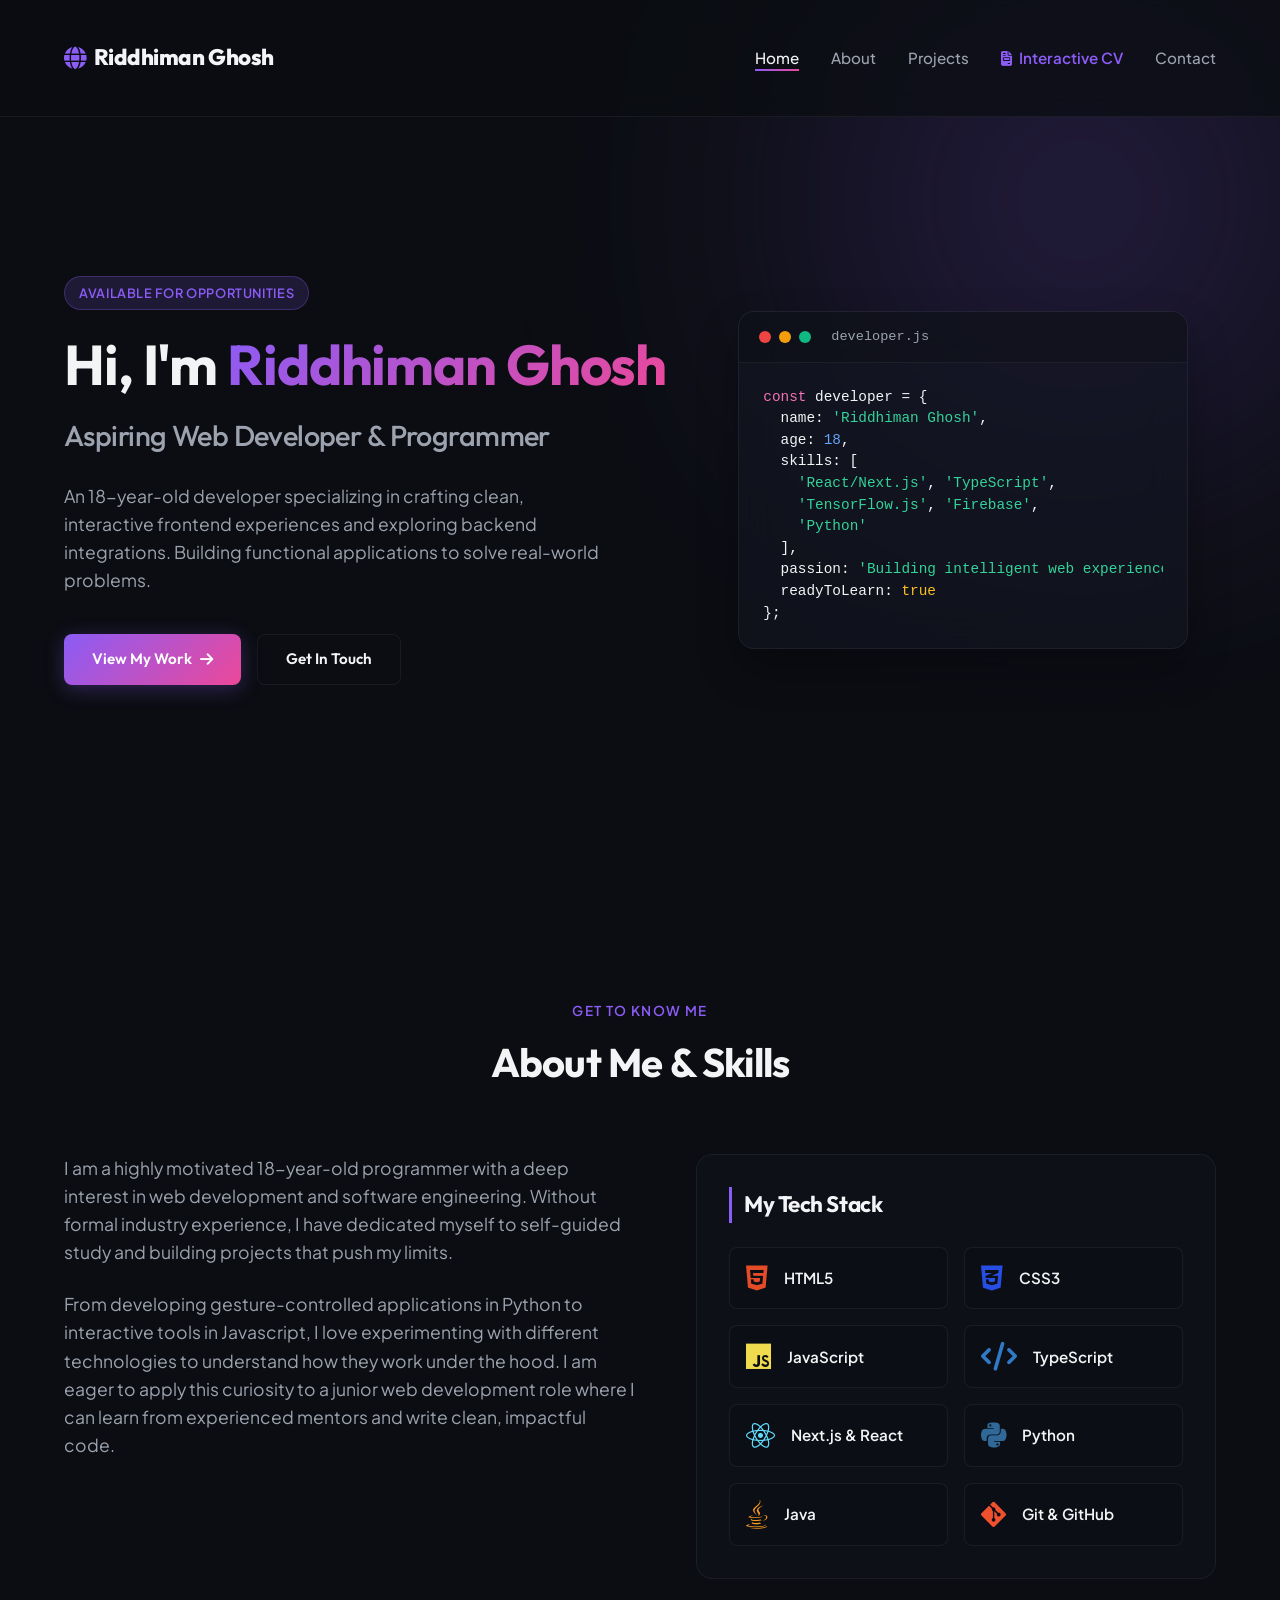
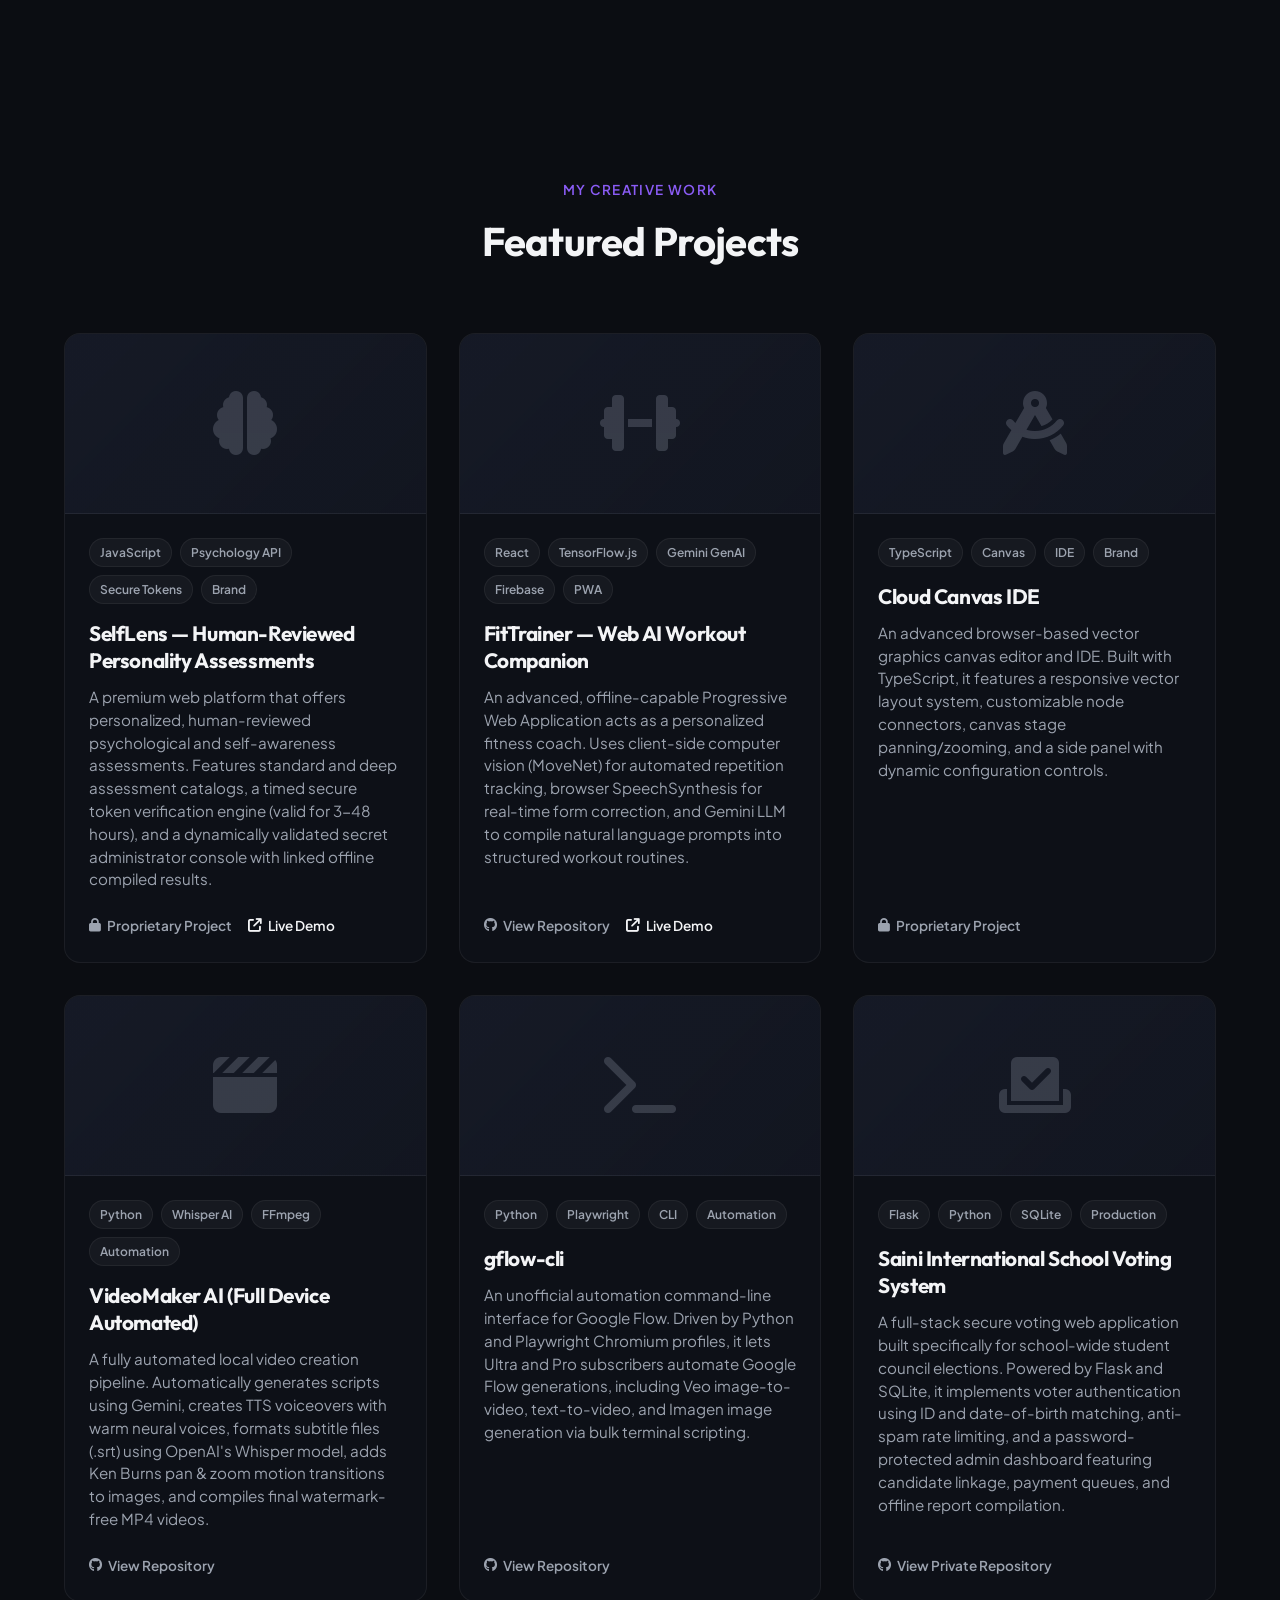
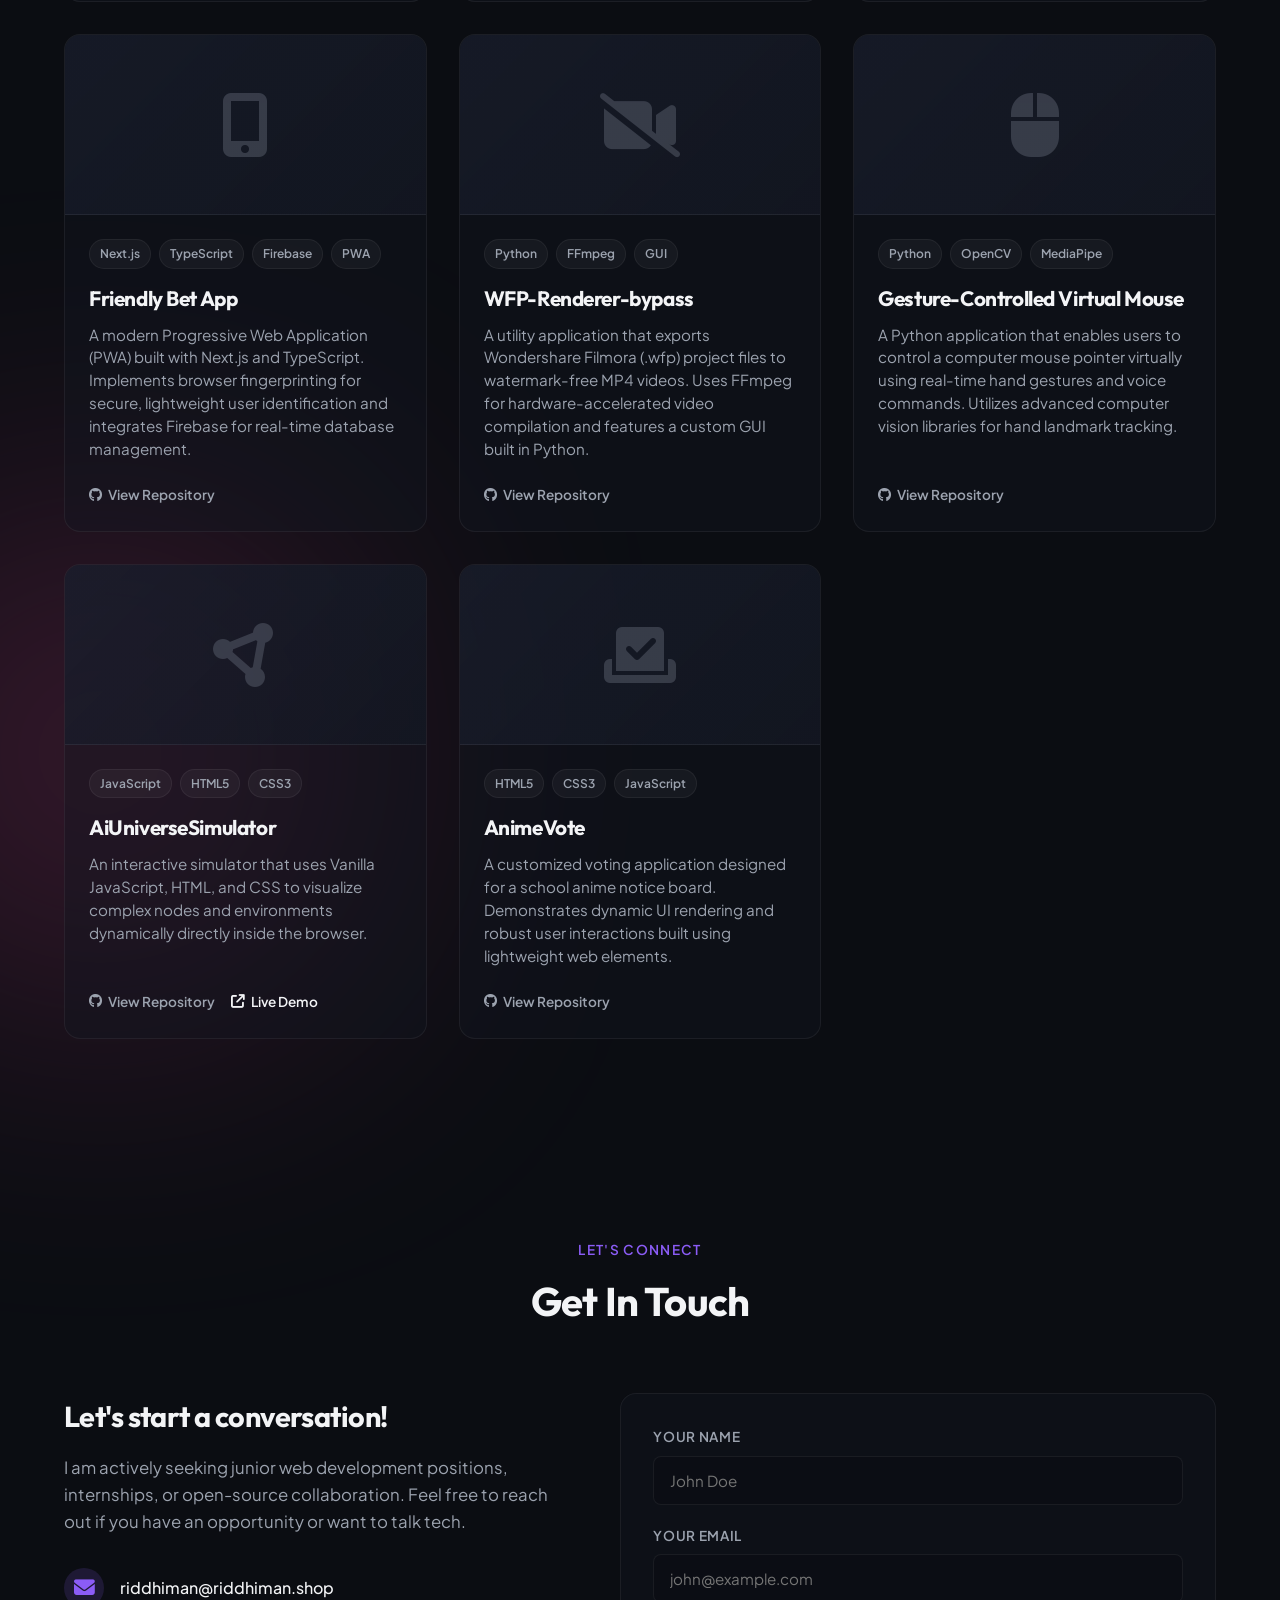
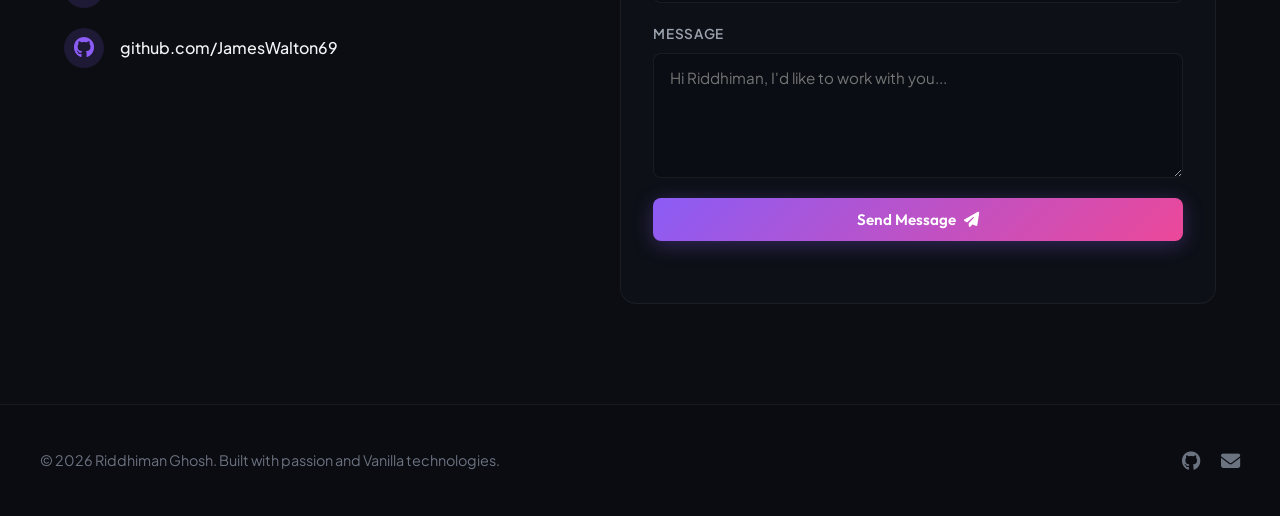
<file: index.html>
<!DOCTYPE html>
<html lang="en">
<head>
    <meta charset="UTF-8">
    <meta name="viewport" content="width=device-width, initial-scale=1.0">
    <title>Riddhiman Ghosh | Web Developer Portfolio</title>
    <meta name="description" content="Portfolio of Riddhiman Ghosh, an aspiring junior web developer showcasing projects in JavaScript, HTML/CSS, Python, and Java.">
    <!-- Google Fonts -->
    <link rel="preconnect" href="https://fonts.googleapis.com">
    <link rel="preconnect" href="https://fonts.gstatic.com" crossorigin>
    <link href="https://fonts.googleapis.com/css2?family=Outfit:wght@300;400;600;800&family=Plus+Jakarta+Sans:wght@300;400;500;700&display=swap" rel="stylesheet">
    <!-- FontAwesome Icons -->
    <link rel="stylesheet" href="https://cdnjs.cloudflare.com/ajax/libs/font-awesome/6.4.0/css/all.min.css">
    <!-- Custom CSS -->
    <link rel="stylesheet" href="style.css">
</head>
<body>
    <!-- Background glow elements -->
    <div class="bg-glow bg-glow-1"></div>
    <div class="bg-glow bg-glow-2"></div>

    <!-- Navigation -->
    <nav class="navbar" id="navbar">
        <div class="nav-container">
            <a href="#" class="logo"><i class="fa-solid fa-globe"></i> Riddhiman Ghosh</a>
            <ul class="nav-links">
                <li><a href="#home" class="active">Home</a></li>
                <li><a href="#about">About</a></li>
                <li><a href="#projects">Projects</a></li>
                <li><a href="cv.html" class="cv-link"><i class="fa-solid fa-file-invoice"></i> Interactive CV</a></li>
                <li><a href="#contact">Contact</a></li>
            </ul>
            <div class="menu-toggle" id="mobile-menu">
                <span class="bar"></span>
                <span class="bar"></span>
                <span class="bar"></span>
            </div>
        </div>
    </nav>

    <!-- Hero Section -->
    <header id="home" class="hero-section">
        <div class="hero-content">
            <span class="intro-tag">Available for Opportunities</span>
            <h1 class="hero-title">Hi, I'm <span class="gradient-text">Riddhiman Ghosh</span></h1>
            <h2 class="hero-subtitle">Aspiring Web Developer & Programmer</h2>
            <p class="hero-desc">
                An 18-year-old developer specializing in crafting clean, interactive frontend experiences and exploring backend integrations. Building functional applications to solve real-world problems.
            </p>
            <div class="hero-cta">
                <a href="#projects" class="btn btn-primary">View My Work <i class="fa-solid fa-arrow-right"></i></a>
                <a href="#contact" class="btn btn-secondary">Get In Touch</a>
            </div>
        </div>
        <div class="hero-visual">
            <div class="code-card">
                <div class="card-header">
                    <span class="dot red"></span>
                    <span class="dot yellow"></span>
                    <span class="dot green"></span>
                    <span class="card-title">developer.js</span>
                </div>
                <div class="card-body">
                    <pre><code><span class="keyword">const</span> developer = {
  name: <span class="string">'Riddhiman Ghosh'</span>,
  age: <span class="number">18</span>,
  skills: [
    <span class="string">'React/Next.js'</span>, <span class="string">'TypeScript'</span>, 
    <span class="string">'TensorFlow.js'</span>, <span class="string">'Firebase'</span>, 
    <span class="string">'Python'</span>
  ],
  passion: <span class="string">'Building intelligent web experiences'</span>,
  readyToLearn: <span class="boolean">true</span>
};</code></pre>
                </div>
            </div>
        </div>
    </header>

    <!-- About & Skills Section -->
    <section id="about" class="about-section">
        <div class="section-header">
            <span class="section-subtitle">Get to Know Me</span>
            <h2 class="section-title">About Me & Skills</h2>
        </div>
        <div class="about-grid">
            <div class="about-text">
                <p>
                    I am a highly motivated 18-year-old programmer with a deep interest in web development and software engineering. Without formal industry experience, I have dedicated myself to self-guided study and building projects that push my limits.
                </p>
                <p>
                    From developing gesture-controlled applications in Python to interactive tools in Javascript, I love experimenting with different technologies to understand how they work under the hood. I am eager to apply this curiosity to a junior web development role where I can learn from experienced mentors and write clean, impactful code.
                </p>
            </div>
            <div class="skills-wrapper">
                <h3 class="skills-title">My Tech Stack</h3>
                <div class="skills-grid">
                    <div class="skill-card">
                        <i class="fa-brands fa-html5 skill-icon html"></i>
                        <span class="skill-name">HTML5</span>
                    </div>
                    <div class="skill-card">
                        <i class="fa-brands fa-css3-alt skill-icon css"></i>
                        <span class="skill-name">CSS3</span>
                    </div>
                    <div class="skill-card">
                        <i class="fa-brands fa-js skill-icon js"></i>
                        <span class="skill-name">JavaScript</span>
                    </div>
                    <div class="skill-card">
                        <i class="fa-solid fa-code skill-icon ts"></i>
                        <span class="skill-name">TypeScript</span>
                    </div>
                    <div class="skill-card">
                        <i class="fa-brands fa-react skill-icon react"></i>
                        <span class="skill-name">Next.js & React</span>
                    </div>
                    <div class="skill-card">
                        <i class="fa-brands fa-python skill-icon python"></i>
                        <span class="skill-name">Python</span>
                    </div>
                    <div class="skill-card">
                        <i class="fa-brands fa-java skill-icon java"></i>
                        <span class="skill-name">Java</span>
                    </div>
                    <div class="skill-card">
                        <i class="fa-brands fa-git-alt skill-icon git"></i>
                        <span class="skill-name">Git & GitHub</span>
                    </div>
                </div>
            </div>
        </div>
    </section>

    <!-- Projects Section -->
    <section id="projects" class="projects-section">
        <div class="section-header">
            <span class="section-subtitle">My Creative Work</span>
            <h2 class="section-title">Featured Projects</h2>
        </div>
        <div class="projects-grid">
            <!-- Project 1: SelfLens -->
            <div class="project-card">
                <div class="project-visual">
                    <i class="fa-solid fa-brain project-placeholder-icon"></i>
                </div>
                <div class="project-info">
                    <div class="project-tags">
                        <span class="tag">JavaScript</span>
                        <span class="tag">Psychology API</span>
                        <span class="tag">Secure Tokens</span>
                        <span class="tag">Brand</span>
                    </div>
                    <h3 class="project-name">SelfLens — Human-Reviewed Personality Assessments</h3>
                    <p class="project-desc">
                        A premium web platform that offers personalized, human-reviewed psychological and self-awareness assessments. Features standard and deep assessment catalogs, a timed secure token verification engine (valid for 3-48 hours), and a dynamically validated secret administrator console with linked offline compiled results.
                    </p>
                    <div class="project-links">
                        <span class="project-link-btn"><i class="fa-solid fa-lock"></i> Proprietary Project</span>
                        <a href="https://selflens.in" target="_blank" class="project-link-btn live"><i class="fa-solid fa-arrow-up-right-from-square"></i> Live Demo</a>
                    </div>
                </div>
            </div>

            <!-- Project 2: FitTrainer -->
            <div class="project-card">
                <div class="project-visual">
                    <i class="fa-solid fa-dumbbell project-placeholder-icon"></i>
                </div>
                <div class="project-info">
                    <div class="project-tags">
                        <span class="tag">React</span>
                        <span class="tag">TensorFlow.js</span>
                        <span class="tag">Gemini GenAI</span>
                        <span class="tag">Firebase</span>
                        <span class="tag">PWA</span>
                    </div>
                    <h3 class="project-name">FitTrainer — Web AI Workout Companion</h3>
                    <p class="project-desc">
                        An advanced, offline-capable Progressive Web Application acts as a personalized fitness coach. Uses client-side computer vision (MoveNet) for automated repetition tracking, browser SpeechSynthesis for real-time form correction, and Gemini LLM to compile natural language prompts into structured workout routines.
                    </p>
                    <div class="project-links">
                        <a href="https://github.com/JamesWalton69/WEb1-trainer" target="_blank" class="project-link-btn"><i class="fa-brands fa-github"></i> View Repository</a>
                        <a href="https://riddhiman.shop" target="_blank" class="project-link-btn live"><i class="fa-solid fa-arrow-up-right-from-square"></i> Live Demo</a>
                    </div>
                </div>
            </div>
            <!-- Project 3: Cloud Canvas IDE -->
            <div class="project-card">
                <div class="project-visual">
                    <i class="fa-solid fa-compass-drafting project-placeholder-icon"></i>
                </div>
                <div class="project-info">
                    <div class="project-tags">
                        <span class="tag">TypeScript</span>
                        <span class="tag">Canvas</span>
                        <span class="tag">IDE</span>
                        <span class="tag">Brand</span>
                    </div>
                    <h3 class="project-name">Cloud Canvas IDE</h3>
                    <p class="project-desc">
                        An advanced browser-based vector graphics canvas editor and IDE. Built with TypeScript, it features a responsive vector layout system, customizable node connectors, canvas stage panning/zooming, and a side panel with dynamic configuration controls.
                    </p>
                    <div class="project-links">
                        <span class="project-link-btn"><i class="fa-solid fa-lock"></i> Proprietary Project</span>
                    </div>
                </div>
            </div>

            <!-- Project 4: VideoMaker AI -->
            <div class="project-card">
                <div class="project-visual">
                    <i class="fa-solid fa-clapperboard project-placeholder-icon"></i>
                </div>
                <div class="project-info">
                    <div class="project-tags">
                        <span class="tag">Python</span>
                        <span class="tag">Whisper AI</span>
                        <span class="tag">FFmpeg</span>
                        <span class="tag">Automation</span>
                    </div>
                    <h3 class="project-name">VideoMaker AI (Full Device Automated)</h3>
                    <p class="project-desc">
                        A fully automated local video creation pipeline. Automatically generates scripts using Gemini, creates TTS voiceovers with warm neural voices, formats subtitle files (.srt) using OpenAI's Whisper model, adds Ken Burns pan & zoom motion transitions to images, and compiles final watermark-free MP4 videos.
                    </p>
                    <div class="project-links">
                        <a href="https://github.com/JamesWalton69/VIDEO-MAKER-AI-full-device-automated" target="_blank" class="project-link-btn"><i class="fa-brands fa-github"></i> View Repository</a>
                    </div>
                </div>
            </div>

            <!-- Project 5: gflow-cli -->
            <div class="project-card">
                <div class="project-visual">
                    <i class="fa-solid fa-terminal project-placeholder-icon"></i>
                </div>
                <div class="project-info">
                    <div class="project-tags">
                        <span class="tag">Python</span>
                        <span class="tag">Playwright</span>
                        <span class="tag">CLI</span>
                        <span class="tag">Automation</span>
                    </div>
                    <h3 class="project-name">gflow-cli</h3>
                    <p class="project-desc">
                        An unofficial automation command-line interface for Google Flow. Driven by Python and Playwright Chromium profiles, it lets Ultra and Pro subscribers automate Google Flow generations, including Veo image-to-video, text-to-video, and Imagen image generation via bulk terminal scripting.
                    </p>
                    <div class="project-links">
                        <a href="https://github.com/JamesWalton69/gflow-cli" target="_blank" class="project-link-btn"><i class="fa-brands fa-github"></i> View Repository</a>
                    </div>
                </div>
            </div>

            <!-- Project 6: Saini International School Voting System -->
            <div class="project-card">
                <div class="project-visual">
                    <i class="fa-solid fa-check-to-slot project-placeholder-icon"></i>
                </div>
                <div class="project-info">
                    <div class="project-tags">
                        <span class="tag">Flask</span>
                        <span class="tag">Python</span>
                        <span class="tag">SQLite</span>
                        <span class="tag">Production</span>
                    </div>
                    <h3 class="project-name">Saini International School Voting System</h3>
                    <p class="project-desc">
                        A full-stack secure voting web application built specifically for school-wide student council elections. Powered by Flask and SQLite, it implements voter authentication using ID and date-of-birth matching, anti-spam rate limiting, and a password-protected admin dashboard featuring candidate linkage, payment queues, and offline report compilation.
                    </p>
                    <div class="project-links">
                        <a href="https://github.com/JamesWalton69/school_votingMAIN" target="_blank" class="project-link-btn"><i class="fa-brands fa-github"></i> View Private Repository</a>
                    </div>
                </div>
            </div>

            <!-- Project 7: Friendly Bet App -->
            <div class="project-card">
                <div class="project-visual">
                    <i class="fa-solid fa-mobile-screen-button project-placeholder-icon"></i>
                </div>
                <div class="project-info">
                    <div class="project-tags">
                        <span class="tag">Next.js</span>
                        <span class="tag">TypeScript</span>
                        <span class="tag">Firebase</span>
                        <span class="tag">PWA</span>
                    </div>
                    <h3 class="project-name">Friendly Bet App</h3>
                    <p class="project-desc">
                        A modern Progressive Web Application (PWA) built with Next.js and TypeScript. Implements browser fingerprinting for secure, lightweight user identification and integrates Firebase for real-time database management.
                    </p>
                    <div class="project-links">
                        <a href="https://github.com/JamesWalton69/friendly-bet-app" target="_blank" class="project-link-btn"><i class="fa-brands fa-github"></i> View Repository</a>
                    </div>
                </div>
            </div>

            <!-- Project 8: WFP-Renderer-bypass -->
            <div class="project-card">
                <div class="project-visual">
                    <i class="fa-solid fa-video-slash project-placeholder-icon"></i>
                </div>
                <div class="project-info">
                    <div class="project-tags">
                        <span class="tag">Python</span>
                        <span class="tag">FFmpeg</span>
                        <span class="tag">GUI</span>
                    </div>
                    <h3 class="project-name">WFP-Renderer-bypass</h3>
                    <p class="project-desc">
                        A utility application that exports Wondershare Filmora (.wfp) project files to watermark-free MP4 videos. Uses FFmpeg for hardware-accelerated video compilation and features a custom GUI built in Python.
                    </p>
                    <div class="project-links">
                        <a href="https://github.com/JamesWalton69/WFP-Renderer-bypass" target="_blank" class="project-link-btn"><i class="fa-brands fa-github"></i> View Repository</a>
                    </div>
                </div>
            </div>

            <!-- Project 9: Gesture-Controlled Virtual Mouse -->
            <div class="project-card">
                <div class="project-visual">
                    <i class="fa-solid fa-computer-mouse project-placeholder-icon"></i>
                </div>
                <div class="project-info">
                    <div class="project-tags">
                        <span class="tag">Python</span>
                        <span class="tag">OpenCV</span>
                        <span class="tag">MediaPipe</span>
                    </div>
                    <h3 class="project-name">Gesture-Controlled Virtual Mouse</h3>
                    <p class="project-desc">
                        A Python application that enables users to control a computer mouse pointer virtually using real-time hand gestures and voice commands. Utilizes advanced computer vision libraries for hand landmark tracking.
                    </p>
                    <div class="project-links">
                        <a href="https://github.com/JamesWalton69/Gesture-Controlled-Virtual-Mouse" target="_blank" class="project-link-btn"><i class="fa-brands fa-github"></i> View Repository</a>
                    </div>
                </div>
            </div>

            <!-- Project 10: AiUniverseSimulator -->
            <div class="project-card">
                <div class="project-visual">
                    <i class="fa-solid fa-circle-nodes project-placeholder-icon"></i>
                </div>
                <div class="project-info">
                    <div class="project-tags">
                        <span class="tag">JavaScript</span>
                        <span class="tag">HTML5</span>
                        <span class="tag">CSS3</span>
                    </div>
                    <h3 class="project-name">AiUniverseSimulator</h3>
                    <p class="project-desc">
                        An interactive simulator that uses Vanilla JavaScript, HTML, and CSS to visualize complex nodes and environments dynamically directly inside the browser.
                    </p>
                    <div class="project-links">
                        <a href="https://github.com/JamesWalton69/AiUniverseSimulator" target="_blank" class="project-link-btn"><i class="fa-brands fa-github"></i> View Repository</a>
                        <a href="https://ai-universe-simulator.vercel.app" target="_blank" class="project-link-btn live"><i class="fa-solid fa-arrow-up-right-from-square"></i> Live Demo</a>
                    </div>
                </div>
            </div>

            <!-- Project 11: AnimeVote -->
            <div class="project-card">
                <div class="project-visual">
                    <i class="fa-solid fa-check-to-slot project-placeholder-icon"></i>
                </div>
                <div class="project-info">
                    <div class="project-tags">
                        <span class="tag">HTML5</span>
                        <span class="tag">CSS3</span>
                        <span class="tag">JavaScript</span>
                    </div>
                    <h3 class="project-name">AnimeVote</h3>
                    <p class="project-desc">
                        A customized voting application designed for a school anime notice board. Demonstrates dynamic UI rendering and robust user interactions built using lightweight web elements.
                    </p>
                    <div class="project-links">
                        <a href="https://github.com/JamesWalton69/animevote" target="_blank" class="project-link-btn"><i class="fa-brands fa-github"></i> View Repository</a>
                    </div>
                </div>
            </div>
        </div>
    </section>

    <!-- Contact Section -->
    <section id="contact" class="contact-section">
        <div class="section-header">
            <span class="section-subtitle">Let's Connect</span>
            <h2 class="section-title">Get In Touch</h2>
        </div>
        <div class="contact-container">
            <div class="contact-info">
                <h3>Let's start a conversation!</h3>
                <p>I am actively seeking junior web development positions, internships, or open-source collaboration. Feel free to reach out if you have an opportunity or want to talk tech.</p>
                <div class="info-list">
                    <div class="info-item">
                        <i class="fa-solid fa-envelope"></i>
                        <span>riddhiman@riddhiman.shop</span>
                    </div>
                    <div class="info-item">
                        <i class="fa-brands fa-github"></i>
                        <span>github.com/JamesWalton69</span>
                    </div>
                </div>
            </div>
            <div class="contact-form-wrapper">
                <form id="contact-form" class="contact-form">
                    <div class="form-group">
                        <label for="name">Your Name</label>
                        <input type="text" id="name" required placeholder="John Doe">
                    </div>
                    <div class="form-group">
                        <label for="email">Your Email</label>
                        <input type="email" id="email" required placeholder="john@example.com">
                    </div>
                    <div class="form-group">
                        <label for="message">Message</label>
                        <textarea id="message" rows="5" required placeholder="Hi Riddhiman, I'd like to work with you..."></textarea>
                    </div>
                    <button type="submit" class="btn btn-primary btn-block" id="submit-btn">Send Message <i class="fa-solid fa-paper-plane"></i></button>
                    <div id="form-status" class="form-status"></div>
                </form>
            </div>
        </div>
    </section>

    <!-- Footer -->
    <footer class="footer">
        <div class="footer-container">
            <p>&copy; 2026 Riddhiman Ghosh. Built with passion and Vanilla technologies.</p>
            <div class="footer-socials">
                <a href="https://github.com/JamesWalton69" target="_blank"><i class="fa-brands fa-github"></i></a>
                <a href="mailto:riddhiman@riddhiman.shop"><i class="fa-solid fa-envelope"></i></a>
            </div>
        </div>
    </footer>

    <!-- Success Fullscreen Overlay -->
    <div id="success-overlay" class="success-overlay">
        <div class="success-content">
            <div class="sky-animation">
                <i class="fa-solid fa-paper-plane flying-plane"></i>
                <div class="cloud cloud-1"><i class="fa-solid fa-cloud"></i></div>
                <div class="cloud cloud-2"><i class="fa-solid fa-cloud"></i></div>
            </div>
            <h2>Message Sent!</h2>
            <p>Your message has successfully flown into my inbox. I'll get back to you shortly at the email you provided.</p>
            <button id="close-success-btn" class="btn btn-primary">Return to Portfolio</button>
        </div>
    </div>

    <!-- Custom Script -->
    <script src="script.js"></script>
</body>
</html>
</file>
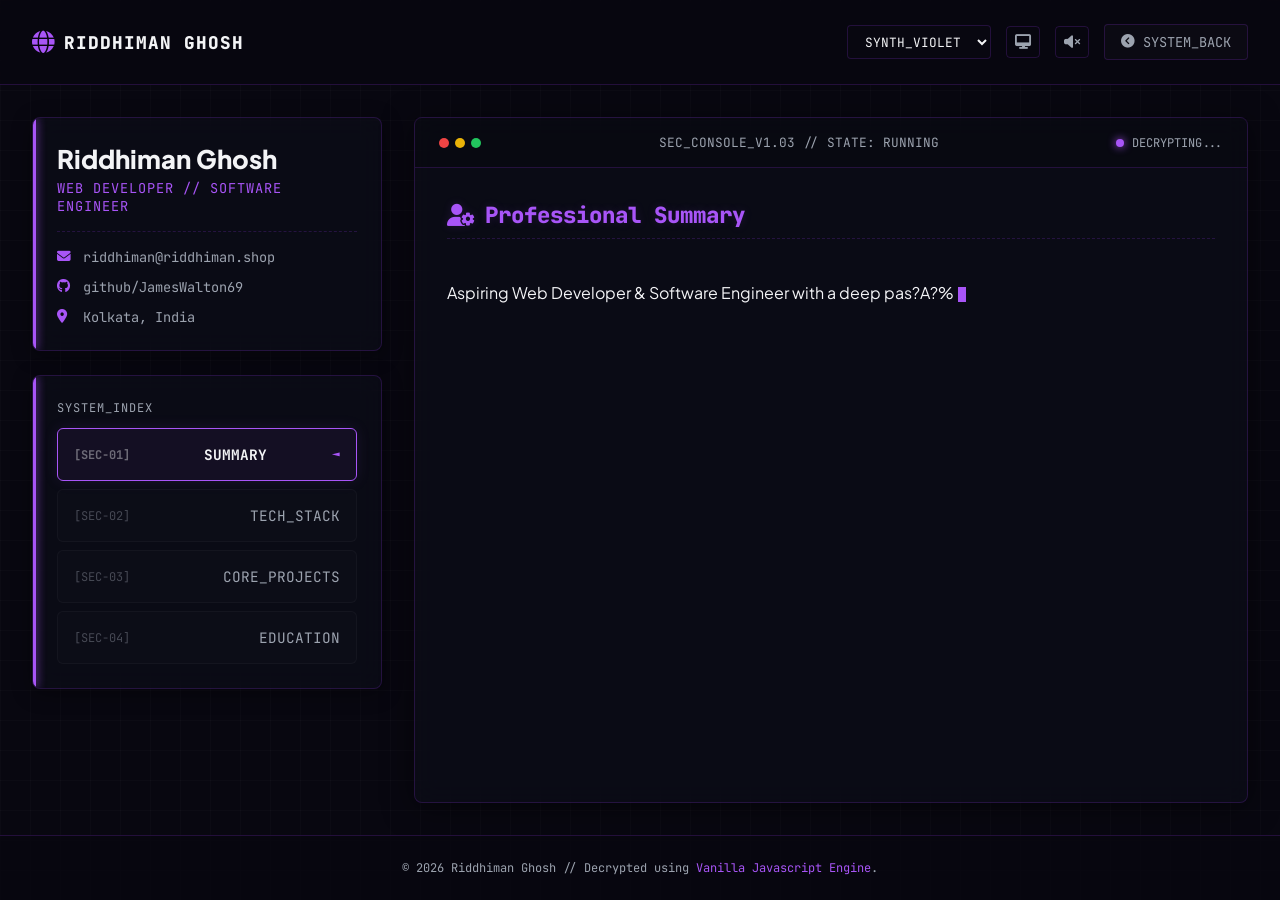
<file: cv.html>
<!DOCTYPE html>
<html lang="en">
<head>
    <meta charset="UTF-8">
    <meta name="viewport" content="width=device-width, initial-scale=1.0">
    <title>Riddhiman Ghosh | Interactive CV</title>
    <!-- Fonts -->
    <link href="https://fonts.googleapis.com/css2?family=JetBrains+Mono:wght@300;400;500;700;800&family=Plus+Jakarta+Sans:wght@300;400;600;800&display=swap" rel="stylesheet">
    <link rel="stylesheet" href="https://cdnjs.cloudflare.com/ajax/libs/font-awesome/6.4.0/css/all.min.css">
    <style>
        :root {
            --bg-cyber: #080710;
            --surface-cyber: rgba(16, 18, 30, 0.4);
            --border-cyber: rgba(147, 51, 234, 0.2);
            --border-glow: rgba(147, 51, 234, 0.4);
            --text-primary: #f3f4f6;
            --text-secondary: #9ca3af;
            --accent-cyber: #a855f7;
            --accent-glow: rgba(168, 85, 247, 0.5);
            --glow-color: rgba(168, 85, 247, 0.15);
            --scanline-color: rgba(168, 85, 247, 0.05);
            --font-mono: 'JetBrains Mono', monospace;
            --font-sans: 'Plus Jakarta Sans', sans-serif;
            --theme-color: #a855f7;
        }

        /* Retro Green Theme */
        [data-theme="retro-green"] {
            --accent-cyber: #22c55e;
            --accent-glow: rgba(34, 197, 94, 0.5);
            --border-cyber: rgba(34, 197, 94, 0.2);
            --border-glow: rgba(34, 197, 94, 0.4);
            --glow-color: rgba(34, 197, 94, 0.15);
            --scanline-color: rgba(34, 197, 94, 0.05);
            --theme-color: #22c55e;
        }

        /* Amber Theme */
        [data-theme="amber"] {
            --accent-cyber: #f59e0b;
            --accent-glow: rgba(245, 158, 11, 0.5);
            --border-cyber: rgba(245, 158, 11, 0.2);
            --border-glow: rgba(245, 158, 11, 0.4);
            --glow-color: rgba(245, 158, 11, 0.15);
            --scanline-color: rgba(245, 158, 11, 0.05);
            --theme-color: #f59e0b;
        }

        /* Sunset Red Theme */
        [data-theme="sunset"] {
            --accent-cyber: #f43f5e;
            --accent-glow: rgba(244, 63, 94, 0.5);
            --border-cyber: rgba(244, 63, 94, 0.2);
            --border-glow: rgba(244, 63, 94, 0.4);
            --glow-color: rgba(244, 63, 94, 0.15);
            --scanline-color: rgba(244, 63, 94, 0.05);
            --theme-color: #f43f5e;
        }

        * {
            box-sizing: border-box;
            margin: 0;
            padding: 0;
        }

        body {
            background-color: var(--bg-cyber);
            color: var(--text-primary);
            font-family: var(--font-sans);
            min-height: 100vh;
            display: flex;
            flex-direction: column;
            overflow-x: hidden;
            position: relative;
        }

        /* Grid Background overlay */
        body::before {
            content: '';
            position: fixed;
            top: 0;
            left: 0;
            width: 100%;
            height: 100%;
            background-image: 
                linear-gradient(rgba(255, 255, 255, 0.02) 1px, transparent 1px),
                linear-gradient(90deg, rgba(255, 255, 255, 0.02) 1px, transparent 1px);
            background-size: 30px 30px;
            pointer-events: none;
            z-index: 1;
        }

        /* Scanline Overlay option */
        .scanlines {
            position: fixed;
            top: 0;
            left: 0;
            width: 100%;
            height: 100%;
            background: linear-gradient(
                var(--scanline-color) 50%, 
                rgba(0, 0, 0, 0.3) 50%
            );
            background-size: 100% 4px;
            pointer-events: none;
            z-index: 999;
            opacity: 0.7;
            display: none;
        }

        .scanlines.active {
            display: block;
        }

        header {
            padding: 1.5rem 2rem;
            display: flex;
            justify-content: space-between;
            align-items: center;
            border-bottom: 1px solid var(--border-cyber);
            background: rgba(8, 7, 16, 0.8);
            backdrop-filter: blur(8px);
            z-index: 10;
            position: sticky;
            top: 0;
        }

        .back-btn {
            display: inline-flex;
            align-items: center;
            gap: 8px;
            color: var(--text-secondary);
            text-decoration: none;
            font-family: var(--font-mono);
            font-size: 0.85rem;
            border: 1px solid var(--border-cyber);
            padding: 0.5rem 1rem;
            border-radius: 4px;
            background: rgba(255, 255, 255, 0.02);
            transition: all 0.25s ease;
        }

        .back-btn:hover {
            color: var(--accent-cyber);
            border-color: var(--accent-cyber);
            box-shadow: 0 0 10px var(--glow-color);
            background: rgba(168, 85, 247, 0.05);
        }

        .logo-section {
            display: flex;
            align-items: center;
            gap: 10px;
        }

        .logo-section i {
            color: var(--accent-cyber);
            font-size: 1.4rem;
            animation: rotateGlobe 12s linear infinite;
        }

        @keyframes rotateGlobe {
            from { transform: rotate(0deg); }
            to { transform: rotate(360deg); }
        }

        .logo-text {
            font-family: var(--font-mono);
            font-weight: 800;
            font-size: 1.1rem;
            letter-spacing: 1px;
            text-transform: uppercase;
        }

        .panel-controls {
            display: flex;
            align-items: center;
            gap: 15px;
        }

        .control-btn {
            background: none;
            border: 1px solid var(--border-cyber);
            color: var(--text-secondary);
            padding: 0.5rem;
            border-radius: 4px;
            cursor: pointer;
            font-size: 0.9rem;
            transition: all 0.25s ease;
            display: flex;
            align-items: center;
            justify-content: center;
        }

        .control-btn:hover, .control-btn.active {
            color: var(--accent-cyber);
            border-color: var(--accent-cyber);
            box-shadow: 0 0 8px var(--glow-color);
        }

        /* Color modulator dropdown */
        .theme-selector {
            background: var(--bg-cyber);
            border: 1px solid var(--border-cyber);
            color: var(--text-primary);
            font-family: var(--font-mono);
            font-size: 0.8rem;
            padding: 0.4rem 0.8rem;
            border-radius: 4px;
            cursor: pointer;
            outline: none;
        }

        .theme-selector:focus {
            border-color: var(--accent-cyber);
        }

        /* Main Workspace Container */
        .cv-container {
            display: flex;
            flex: 1;
            padding: 2rem;
            gap: 2rem;
            max-width: 1400px;
            width: 100%;
            margin: 0 auto;
            z-index: 5;
        }

        /* Sidebar Index Panel */
        .cv-sidebar {
            flex: 0 0 350px;
            display: flex;
            flex-direction: column;
            gap: 1.5rem;
        }

        .sidebar-card {
            background: var(--surface-cyber);
            border: 1px solid var(--border-cyber);
            border-radius: 8px;
            padding: 1.5rem;
            backdrop-filter: blur(12px);
            box-shadow: 0 4px 20px rgba(0, 0, 0, 0.4);
            position: relative;
            overflow: hidden;
        }

        .sidebar-card::before {
            content: '';
            position: absolute;
            top: 0;
            left: 0;
            width: 3px;
            height: 100%;
            background: var(--accent-cyber);
            box-shadow: 0 0 10px var(--accent-cyber);
        }

        .profile-hdr h2 {
            font-family: var(--font-sans);
            font-size: 1.6rem;
            font-weight: 800;
            margin-bottom: 0.25rem;
            color: var(--text-primary);
        }

        .profile-hdr p {
            font-family: var(--font-mono);
            color: var(--accent-cyber);
            font-size: 0.85rem;
            text-transform: uppercase;
            letter-spacing: 1px;
            margin-bottom: 1rem;
        }

        .profile-contacts {
            border-top: 1px dashed var(--border-cyber);
            padding-top: 1rem;
            display: flex;
            flex-direction: column;
            gap: 0.75rem;
            font-size: 0.85rem;
        }

        .contact-row {
            display: flex;
            align-items: center;
            gap: 10px;
            color: var(--text-secondary);
            text-decoration: none;
            font-family: var(--font-mono);
            transition: color 0.25s ease;
        }

        .contact-row:hover {
            color: var(--text-primary);
        }

        .contact-row i {
            color: var(--accent-cyber);
            width: 16px;
        }

        /* Matrix Index List */
        .index-menu {
            display: flex;
            flex-direction: column;
            gap: 0.5rem;
            list-style: none;
        }

        .index-item button {
            width: 100%;
            background: rgba(255, 255, 255, 0.01);
            border: 1px solid rgba(255, 255, 255, 0.03);
            border-radius: 6px;
            padding: 1rem;
            color: var(--text-secondary);
            font-family: var(--font-mono);
            font-size: 0.9rem;
            text-align: left;
            cursor: pointer;
            transition: all 0.3s cubic-bezier(0.4, 0, 0.2, 1);
            display: flex;
            justify-content: space-between;
            align-items: center;
            position: relative;
        }

        .index-item button::before {
            content: '';
            position: absolute;
            top: 0;
            left: 0;
            width: 100%;
            height: 100%;
            background: linear-gradient(90deg, var(--glow-color), transparent);
            opacity: 0;
            transition: opacity 0.3s ease;
            pointer-events: none;
        }

        .index-item button:hover {
            color: var(--text-primary);
            border-color: var(--accent-cyber);
            padding-left: 1.25rem;
            box-shadow: 0 0 15px rgba(168, 85, 247, 0.05);
        }

        .index-item button:hover::before {
            opacity: 0.3;
        }

        .index-item.active button {
            color: var(--text-primary);
            border-color: var(--accent-cyber);
            background: rgba(168, 85, 247, 0.06);
            font-weight: 700;
            box-shadow: 0 0 15px rgba(168, 85, 247, 0.1);
        }

        .index-item.active button::after {
            content: '◄';
            color: var(--accent-cyber);
            font-size: 0.8rem;
            animation: blinker 1s infinite;
        }

        @keyframes blinker {
            50% { opacity: 0; }
        }

        .sector-num {
            opacity: 0.4;
            margin-right: 8px;
            font-size: 0.75rem;
        }

        /* Central Terminal Viewport */
        .cv-viewport {
            flex: 1;
            display: flex;
            flex-direction: column;
            background: var(--surface-cyber);
            border: 1px solid var(--border-cyber);
            border-radius: 8px;
            backdrop-filter: blur(12px);
            box-shadow: 0 4px 30px rgba(0, 0, 0, 0.5);
            position: relative;
            min-height: 500px;
        }

        .viewport-header {
            padding: 1rem 1.5rem;
            border-bottom: 1px solid var(--border-cyber);
            display: flex;
            justify-content: space-between;
            align-items: center;
            background: rgba(0, 0, 0, 0.2);
            font-family: var(--font-mono);
            font-size: 0.8rem;
            color: var(--text-secondary);
        }

        .window-dots {
            display: flex;
            gap: 6px;
        }

        .window-dot {
            width: 10px;
            height: 10px;
            border-radius: 50%;
            background: rgba(255, 255, 255, 0.1);
        }

        .window-dot.close { background: #ef4444; }
        .window-dot.minimize { background: #eab308; }
        .window-dot.maximize { background: #22c55e; }

        .system-status {
            display: flex;
            align-items: center;
            gap: 8px;
        }

        .status-light {
            width: 8px;
            height: 8px;
            border-radius: 50%;
            background: var(--accent-cyber);
            box-shadow: 0 0 8px var(--accent-cyber);
            animation: pulseStatus 2s infinite;
        }

        @keyframes pulseStatus {
            0%, 100% { opacity: 0.4; }
            50% { opacity: 1; }
        }

        /* Terminal Display Area */
        .viewport-content {
            flex: 1;
            padding: 2rem;
            overflow-y: auto;
            position: relative;
            max-height: 700px;
        }

        .output-group {
            display: flex;
            flex-direction: column;
            gap: 1.5rem;
        }

        .term-title {
            font-family: var(--font-mono);
            color: var(--accent-cyber);
            font-size: 1.4rem;
            font-weight: 800;
            border-bottom: 1px dashed var(--border-cyber);
            padding-bottom: 0.5rem;
            margin-bottom: 1rem;
            text-shadow: 0 0 10px var(--glow-color);
            display: flex;
            align-items: center;
            gap: 10px;
        }

        .term-p {
            line-height: 1.7;
            color: var(--text-primary);
            font-size: 1rem;
            margin-bottom: 1rem;
        }

        /* Typewriter Cursor */
        .cursor {
            display: inline-block;
            width: 8px;
            height: 15px;
            background: var(--accent-cyber);
            margin-left: 4px;
            animation: cursorBlink 0.8s steps(2, start) infinite;
            vertical-align: middle;
        }

        @keyframes cursorBlink {
            to { visibility: hidden; }
        }

        /* Dynamic Progress Bars (Tech skills) */
        .skills-console {
            display: flex;
            flex-direction: column;
            gap: 1.25rem;
            margin-top: 1rem;
        }

        .skill-row {
            display: flex;
            flex-direction: column;
            gap: 0.5rem;
        }

        .skill-info-lbl {
            display: flex;
            justify-content: space-between;
            font-family: var(--font-mono);
            font-size: 0.85rem;
            color: var(--text-secondary);
        }

        .skill-name-lbl {
            color: var(--text-primary);
            font-weight: 700;
        }

        .bar-outer {
            height: 10px;
            background: rgba(255, 255, 255, 0.05);
            border: 1px solid var(--border-cyber);
            border-radius: 3px;
            overflow: hidden;
            position: relative;
        }

        .bar-inner {
            height: 100%;
            background: linear-gradient(90deg, var(--accent-cyber), var(--accent-glow));
            box-shadow: 0 0 8px var(--accent-cyber);
            width: 0;
            transition: width 1.5s cubic-bezier(0.1, 0.8, 0.2, 1);
        }

        /* Project console display list */
        .cv-project-card {
            border: 1px solid var(--border-cyber);
            background: rgba(255, 255, 255, 0.01);
            border-radius: 6px;
            padding: 1.25rem;
            margin-bottom: 1.5rem;
            transition: all 0.3s ease;
        }

        .cv-project-card:hover {
            background: rgba(255, 255, 255, 0.02);
            border-color: var(--accent-cyber);
            box-shadow: 0 0 15px rgba(168, 85, 247, 0.03);
        }

        .cv-project-hdr {
            display: flex;
            justify-content: space-between;
            align-items: center;
            margin-bottom: 0.75rem;
        }

        .cv-project-title {
            font-family: var(--font-sans);
            font-size: 1.1rem;
            font-weight: 700;
            color: var(--text-primary);
        }

        .cv-project-tags {
            display: flex;
            gap: 6px;
            flex-wrap: wrap;
            margin-bottom: 0.75rem;
        }

        .cv-project-tag {
            font-family: var(--font-mono);
            font-size: 0.7rem;
            padding: 0.2rem 0.5rem;
            border-radius: 4px;
            background: rgba(168, 85, 247, 0.1);
            color: var(--accent-cyber);
            border: 1px solid var(--border-cyber);
        }

        .cv-project-desc {
            font-size: 0.9rem;
            line-height: 1.6;
            color: var(--text-secondary);
            margin-bottom: 1rem;
        }

        .cv-project-link {
            font-family: var(--font-mono);
            font-size: 0.8rem;
            color: var(--accent-cyber);
            text-decoration: none;
            display: inline-flex;
            align-items: center;
            gap: 6px;
            transition: color 0.25s ease;
        }

        .cv-project-link:hover {
            color: var(--text-primary);
        }

        /* Timeline for Academics */
        .timeline {
            display: flex;
            flex-direction: column;
            position: relative;
            padding-left: 1.5rem;
            margin-top: 1rem;
        }

        .timeline::before {
            content: '';
            position: absolute;
            top: 0;
            left: 0;
            width: 2px;
            height: 100%;
            background: var(--border-cyber);
        }

        .timeline-item {
            position: relative;
            margin-bottom: 2rem;
        }

        .timeline-item::before {
            content: '';
            position: absolute;
            top: 6px;
            left: calc(-1.5rem - 4px);
            width: 10px;
            height: 10px;
            border-radius: 50%;
            background: var(--accent-cyber);
            box-shadow: 0 0 8px var(--accent-cyber);
        }

        .timeline-date {
            font-family: var(--font-mono);
            font-size: 0.8rem;
            color: var(--accent-cyber);
            margin-bottom: 0.4rem;
        }

        .timeline-title {
            font-family: var(--font-sans);
            font-size: 1.1rem;
            font-weight: 700;
            color: var(--text-primary);
            margin-bottom: 0.25rem;
        }

        .timeline-institution {
            font-family: var(--font-mono);
            font-size: 0.85rem;
            color: var(--text-secondary);
            margin-bottom: 0.5rem;
        }

        .timeline-desc {
            font-size: 0.9rem;
            line-height: 1.6;
            color: var(--text-secondary);
        }

        /* Custom scrollbar */
        .viewport-content::-webkit-scrollbar {
            width: 8px;
        }

        .viewport-content::-webkit-scrollbar-track {
            background: rgba(0, 0, 0, 0.2);
        }

        .viewport-content::-webkit-scrollbar-thumb {
            background: var(--border-cyber);
            border-radius: 4px;
        }

        .viewport-content::-webkit-scrollbar-thumb:hover {
            background: var(--accent-cyber);
        }

        /* Footer */
        footer {
            margin-top: auto;
            padding: 1.5rem 2rem;
            border-top: 1px solid var(--border-cyber);
            text-align: center;
            font-family: var(--font-mono);
            font-size: 0.75rem;
            color: var(--text-secondary);
            background: rgba(8, 7, 16, 0.9);
            z-index: 10;
        }

        footer span {
            color: var(--accent-cyber);
        }

        /* Mobile responsiveness */
        @media (max-width: 968px) {
            .cv-container {
                flex-direction: column;
                padding: 1rem;
            }

            .cv-sidebar {
                flex: none;
                width: 100%;
            }

            .viewport-content {
                max-height: none;
            }
        }
    </style>
</head>
<body>

    <!-- Cyberpunk CRT Scanline overlay option -->
    <div class="scanlines" id="scanline-overlay"></div>

    <header>
        <div class="logo-section">
            <i class="fa-solid fa-globe"></i>
            <span class="logo-text">Riddhiman Ghosh</span>
        </div>
        <div class="panel-controls">
            <!-- Theme Changer -->
            <select class="theme-selector" id="theme-changer" title="Modulate color grid system">
                <option value="default">SYNTH_VIOLET</option>
                <option value="retro-green">RETRO_GREEN</option>
                <option value="amber">AMBER_CRT</option>
                <option value="sunset">SUNSET_RED</option>
            </select>
            <!-- CRT overlay toggle -->
            <button class="control-btn" id="crt-toggle" title="Toggle Scanline Simulation">
                <i class="fa-solid fa-desktop"></i>
            </button>
            <!-- Audio toggle -->
            <button class="control-btn" id="audio-toggle" title="Toggle Synth Audio Keystrokes">
                <i class="fa-solid fa-volume-xmark"></i>
            </button>
            <a href="index.html" class="back-btn"><i class="fa-solid fa-circle-chevron-left"></i> SYSTEM_BACK</a>
        </div>
    </header>

    <div class="cv-container">
        <!-- Sidebar Index Panel -->
        <aside class="cv-sidebar">
            <div class="sidebar-card">
                <div class="profile-hdr">
                    <h2>Riddhiman Ghosh</h2>
                    <p>Web Developer // Software Engineer</p>
                </div>
                <div class="profile-contacts">
                    <a href="mailto:riddhiman@riddhiman.shop" class="contact-row">
                        <i class="fa-solid fa-envelope"></i>
                        <span>riddhiman@riddhiman.shop</span>
                    </a>
                    <a href="https://github.com/JamesWalton69" target="_blank" class="contact-row">
                        <i class="fa-brands fa-github"></i>
                        <span>github/JamesWalton69</span>
                    </a>
                    <div class="contact-row">
                        <i class="fa-solid fa-location-dot"></i>
                        <span>Kolkata, India</span>
                    </div>
                </div>
            </div>

            <!-- Dynamic Index Menu -->
            <div class="sidebar-card">
                <p style="font-family: var(--font-mono); font-size: 0.75rem; color: var(--text-secondary); margin-bottom: 0.75rem; text-transform: uppercase; letter-spacing: 1px;">SYSTEM_INDEX</p>
                <ul class="index-menu" role="tablist">
                    <li class="index-item active" data-sector="summary">
                        <button role="tab" aria-selected="true"><span class="sector-num">[SEC-01]</span> SUMMARY</button>
                    </li>
                    <li class="index-item" data-sector="skills">
                        <button role="tab" aria-selected="false"><span class="sector-num">[SEC-02]</span> TECH_STACK</button>
                    </li>
                    <li class="index-item" data-sector="projects">
                        <button role="tab" aria-selected="false"><span class="sector-num">[SEC-03]</span> CORE_PROJECTS</button>
                    </li>
                    <li class="index-item" data-sector="academics">
                        <button role="tab" aria-selected="false"><span class="sector-num">[SEC-04]</span> EDUCATION</button>
                    </li>
                </ul>
            </div>
        </aside>

        <!-- Main Dynamic Viewport -->
        <main class="cv-viewport" aria-label="System output log">
            <div class="viewport-header">
                <div class="window-dots">
                    <div class="window-dot close"></div>
                    <div class="window-dot minimize"></div>
                    <div class="window-dot maximize"></div>
                </div>
                <div>SEC_CONSOLE_V1.03 // STATE: RUNNING</div>
                <div class="system-status">
                    <div class="status-light"></div>
                    <span id="term-status-lbl" style="font-size: 0.75rem;">ONLINE</span>
                </div>
            </div>
            
            <div class="viewport-content" id="terminal-screen">
                <!-- Data will load here dynamically -->
            </div>
        </main>
    </div>

    <footer>
        <p>&copy; 2026 Riddhiman Ghosh // Decrypted using <span>Vanilla Javascript Engine</span>.</p>
    </footer>

    <!-- Audio & Interaction JavaScript Logic -->
    <script>
        // Data Structure
        const cvData = {
            summary: {
                title: "Professional Summary",
                content: `Aspiring Web Developer & Software Engineer with a deep passion for building robust, creative, and highly interactive digital architectures. With a self-guided approach to engineering, I have spent years building custom web utilities, AI application dashboards, and full-stack software from scratch.
                
                I specialize in modular frontend design (React, Next.js), backend script integrations (Python, Flask, databases), and browser automation. Eager to bring my quick-learning abilities, determination, and developer mindset to a professional junior engineering role where I can build software that stands out.`
            },
            skills: {
                title: "Tech Stack & Skill Metrics",
                content: "Initializing skill index loading bars...",
                items: [
                    { name: "JavaScript / TypeScript", level: 92 },
                    { name: "React.js / Next.js", level: 90 },
                    { name: "Firebase (Firestore & Auth)", level: 85 },
                    { name: "Python (Flask / CV)", level: 88 },
                    { name: "Java OOP Development", level: 80 },
                    { name: "HTML5 / CSS3 Layouts", level: 95 },
                    { name: "Database Engineering (SQLite/SQL)", level: 75 }
                ]
            },
            projects: {
                title: "Core Project Showcase",
                items: [
                    {
                        name: "SelfLens — Personality Assessments Platform",
                        desc: "A premium proprietary assessment brand website featuring free tests, QR code payment checkouts, and timed token validation scripts (protecting assessments up to 48 hours). Integrated with a secure, password-protected administrator report portal to generate offline markdown results.",
                        tags: ["JavaScript", "Tokens", "Admin Panel", "Brand"],
                        link: "https://selflens.in",
                        linkLabel: "selflens.in"
                    },
                    {
                        name: "FitTrainer — Web AI Workout Companion",
                        desc: "An offline-capable Progressive Web Application acts as an AI personal trainer. Uses client-side computer vision (MoveNet) for posture evaluation, web speech synth/recognition for hands-free training, and Gemini LLM interface to build customized workout cards saved directly to Firebase database.",
                        tags: ["React.js", "TensorFlow.js", "Gemini AI", "PWA"],
                        link: "https://github.com/JamesWalton69/WEb1-trainer",
                        linkLabel: "GitHub Repo"
                    },
                    {
                        name: "Cloud Canvas IDE",
                        desc: "An advanced browser-based vector graphics canvas editor and IDE. Built with TypeScript, it features a responsive vector layout system, customizable node connectors, canvas stage panning/zooming, and a side panel with dynamic configuration controls.",
                        tags: ["TypeScript", "Canvas", "IDE", "Brand"],
                        link: "#",
                        linkLabel: "Proprietary Project"
                    },
                    {
                        name: "VideoMaker AI (Full Device Automated)",
                        desc: "A fully automated local video creation pipeline. Automatically generates scripts using Gemini, creates TTS voiceovers with warm neural voices, formats subtitle files (.srt) using OpenAI's Whisper model, adds Ken Burns pan & zoom motion transitions to images, and compiles final watermark-free MP4 videos.",
                        tags: ["Python", "Whisper AI", "FFmpeg", "Automation"],
                        link: "https://github.com/JamesWalton69/VIDEO-MAKER-AI-full-device-automated",
                        linkLabel: "GitHub Repo"
                    },
                    {
                        name: "gflow-cli",
                        desc: "An unofficial automation command-line interface for Google Flow. Driven by Python and Playwright Chromium profiles, it lets Ultra and Pro subscribers automate Google Flow generations, including Veo image-to-video, text-to-video, and Imagen image generation via bulk terminal scripting.",
                        tags: ["Python", "Playwright", "CLI", "Automation"],
                        link: "https://github.com/JamesWalton69/gflow-cli",
                        linkLabel: "GitHub Repo"
                    },
                    {
                        name: "Saini International School Voting System",
                        desc: "A production-grade, highly secure Flask web server built to support school-wide council elections. Implements DOB/ID login security validation, sqlite database structures, rate-limiting, and an admin analytics interface. Hosted and fully deployed on PythonAnywhere.",
                        tags: ["Flask", "Python", "SQLite", "Production"],
                        link: "https://github.com/JamesWalton69/school_votingMAIN",
                        linkLabel: "GitHub Repo (Private)"
                    },
                    {
                        name: "Friendly Bet App",
                        desc: "Next.js Progressive Web Application utilizing real-time browser fingerprinting for secure, account-free bets validation. Connected to a real-time Firestore database for synchronous scores updating.",
                        tags: ["Next.js", "TypeScript", "Firebase", "PWA"],
                        link: "https://github.com/JamesWalton69/friendly-bet-app",
                        linkLabel: "GitHub Repo"
                    }
                ]
            },
            academics: {
                title: "Academic Timeline & Growth",
                timeline: [
                    {
                        date: "Graduating 2026",
                        title: "High School Diploma (Computer Science)",
                        inst: "Saini International School",
                        desc: "Focused heavily on computer science fundamentals, logic, and mathematics. Developed the school-wide council election system upon faculty request."
                    },
                    {
                        date: "2023 - Present",
                        title: "Self-Guided Software Research",
                        inst: "Independent Developer",
                        desc: "Dedicated thousands of hours learning modern web architecture, computer vision libraries, APIs, and responsive design systems. Built a portfolio of utility, PWA, and full-stack software products."
                    }
                ]
            }
        };

        // Theme and Visual Configuration
        const themeChanger = document.getElementById('theme-changer');
        themeChanger.addEventListener('change', (e) => {
            if (e.target.value === 'default') {
                document.documentElement.removeAttribute('data-theme');
            } else {
                document.documentElement.setAttribute('data-theme', e.target.value);
            }
            playBeep(440, 0.05);
        });

        // Scanline overlay toggle
        const crtToggle = document.getElementById('crt-toggle');
        const scanlineOverlay = document.getElementById('scanline-overlay');
        crtToggle.addEventListener('click', () => {
            scanlineOverlay.classList.toggle('active');
            crtToggle.classList.toggle('active');
            playBeep(600, 0.05);
        });

        // Audio Keystroke synthesis using Web Audio API
        let audioEnabled = false;
        const audioToggle = document.getElementById('audio-toggle');
        let audioCtx = null;

        audioToggle.addEventListener('click', () => {
            audioEnabled = !audioEnabled;
            if (audioEnabled) {
                audioCtx = new (window.AudioContext || window.webkitAudioContext)();
                audioToggle.innerHTML = '<i class="fa-solid fa-volume-high"></i>';
                audioToggle.classList.add('active');
                playBeep(880, 0.1);
            } else {
                audioToggle.innerHTML = '<i class="fa-solid fa-volume-xmark"></i>';
                audioToggle.classList.remove('active');
            }
        });

        function playBeep(freq = 400, duration = 0.04) {
            if (!audioEnabled || !audioCtx) return;
            try {
                const osc = audioCtx.createOscillator();
                const gainNode = audioCtx.createGain();
                
                osc.type = 'sine';
                osc.frequency.setValueAtTime(freq, audioCtx.currentTime);
                gainNode.gain.setValueAtTime(0.015, audioCtx.currentTime);
                gainNode.gain.exponentialRampToValueAtTime(0.0001, audioCtx.currentTime + duration);
                
                osc.connect(gainNode);
                gainNode.connect(audioCtx.destination);
                
                osc.start();
                osc.stop(audioCtx.currentTime + duration);
            } catch (err) {}
        }

        // Decryption Text Animation Effect
        function scrambleText(element, finalString, callback = null) {
            let currentText = "";
            let idx = 0;
            const chars = "A$#@&*%X01!_/?[]{}+-";
            let scrambleInterval = null;
            
            element.innerHTML = "";
            
            scrambleInterval = setInterval(() => {
                if (idx >= finalString.length) {
                    clearInterval(scrambleInterval);
                    element.innerHTML = finalString;
                    if (callback) callback();
                    return;
                }
                
                // Add a sound key click
                if (Math.random() > 0.4) {
                    playBeep(300 + (Math.random() * 500), 0.03);
                }
                
                let tempStr = finalString.substring(0, idx);
                for (let k = idx; k < Math.min(idx + 4, finalString.length); k++) {
                    if (finalString[k] === " " || finalString[k] === "\n") {
                        tempStr += finalString[k];
                    } else {
                        tempStr += chars[Math.floor(Math.random() * chars.length)];
                    }
                }
                
                element.innerHTML = tempStr + '<span class="cursor"></span>';
                idx += 1;
            }, 15);
        }

        // Render Terminal Viewports
        const screenEl = document.getElementById('terminal-screen');
        const termStatusLbl = document.getElementById('term-status-lbl');

        function loadCVSection(sectionKey) {
            termStatusLbl.textContent = "DECRYPTING...";
            screenEl.innerHTML = '<div style="font-family: var(--font-mono); color: var(--accent-cyber);">[SYS_LOAD] accessing sector: ' + sectionKey.toUpperCase() + '...</div>';
            
            setTimeout(() => {
                const data = cvData[sectionKey];
                let htmlContent = "";

                if (sectionKey === "summary") {
                    htmlContent = `
                        <div class="output-group">
                            <h2 class="term-title"><i class="fa-solid fa-user-gear"></i> ${data.title}</h2>
                            <div class="term-p" id="desc-body"></div>
                        </div>
                    `;
                    screenEl.innerHTML = htmlContent;
                    const descEl = document.getElementById('desc-body');
                    scrambleText(descEl, data.content, () => {
                        termStatusLbl.textContent = "ONLINE";
                    });
                } 
                else if (sectionKey === "skills") {
                    htmlContent = `
                        <div class="output-group">
                            <h2 class="term-title"><i class="fa-solid fa-screwdriver-wrench"></i> ${data.title}</h2>
                            <div class="skills-console">
                    `;
                    data.items.forEach((skill, index) => {
                        htmlContent += `
                            <div class="skill-row">
                                <div class="skill-info-lbl">
                                    <span class="skill-name-lbl">${skill.name}</span>
                                    <span>${skill.level}%</span>
                                </div>
                                <div class="bar-outer">
                                    <div class="bar-inner" id="skill-bar-${index}"></div>
                                </div>
                            </div>
                        `;
                    });
                    htmlContent += `</div></div>`;
                    screenEl.innerHTML = htmlContent;
                    
                    // Animate skill bars
                    setTimeout(() => {
                        data.items.forEach((skill, index) => {
                            const bar = document.getElementById(`skill-bar-${index}`);
                            if (bar) {
                                bar.style.width = skill.level + "%";
                                playBeep(500 + (index * 60), 0.06);
                            }
                        });
                        termStatusLbl.textContent = "ONLINE";
                    }, 100);
                } 
                else if (sectionKey === "projects") {
                    htmlContent = `
                        <div class="output-group">
                            <h2 class="term-title"><i class="fa-solid fa-code-fork"></i> ${data.title}</h2>
                    `;
                    data.items.forEach(proj => {
                        htmlContent += `
                            <div class="cv-project-card">
                                <div class="cv-project-hdr">
                                    <h3 class="cv-project-title">${proj.name}</h3>
                                </div>
                                <div class="cv-project-tags">
                                    ${proj.tags.map(t => `<span class="cv-project-tag">${t}</span>`).join('')}
                                </div>
                                <p class="cv-project-desc">${proj.desc}</p>
                                <a href="${proj.link}" target="_blank" class="cv-project-link">
                                    <i class="fa-solid fa-arrow-up-right-from-square"></i> ${proj.linkLabel}
                                </a>
                            </div>
                        `;
                    });
                    htmlContent += `</div>`;
                    screenEl.innerHTML = htmlContent;
                    
                    // Decrypt titles dynamically one after another
                    termStatusLbl.textContent = "ONLINE";
                    playBeep(700, 0.1);
                } 
                else if (sectionKey === "academics") {
                    htmlContent = `
                        <div class="output-group">
                            <h2 class="term-title"><i class="fa-solid fa-graduation-cap"></i> ${data.title}</h2>
                            <div class="timeline">
                    `;
                    data.timeline.forEach(time => {
                        htmlContent += `
                            <div class="timeline-item">
                                <div class="timeline-date">${time.date}</div>
                                <h3 class="timeline-title">${time.title}</h3>
                                <div class="timeline-institution">${time.inst}</div>
                                <p class="timeline-desc">${time.desc}</p>
                            </div>
                        `;
                    });
                    htmlContent += `</div></div>`;
                    screenEl.innerHTML = htmlContent;
                    termStatusLbl.textContent = "ONLINE";
                    playBeep(650, 0.15);
                }
            }, 300);
        }

        // Setup Sidebar Click Listeners
        const menuItems = document.querySelectorAll('.index-item');
        menuItems.forEach(item => {
            item.addEventListener('click', (e) => {
                e.preventDefault();
                if (item.classList.contains('active')) return;
                
                menuItems.forEach(i => {
                    i.classList.remove('active');
                    i.querySelector('button').setAttribute('aria-selected', 'false');
                });
                
                item.classList.add('active');
                item.querySelector('button').setAttribute('aria-selected', 'true');
                
                const sector = item.getAttribute('data-sector');
                loadCVSection(sector);
            });
        });

        // Initialize first section
        window.addEventListener('DOMContentLoaded', () => {
            loadCVSection("summary");
        });
    </script>
</body>
</html>
</file>
<file: style.css>
/* ==========================================================================
   CSS Reset & Base variables
   ========================================================================== */
:root {
    --bg-primary: #0b0d12;
    --bg-secondary: #131722;
    --bg-tertiary: #1b2030;
    --text-primary: #f3f4f6;
    --text-secondary: #9ca3af;
    --text-muted: #6b7280;
    
    --accent-primary: #8b5cf6; /* Violet */
    --accent-secondary: #ec4899; /* Pink */
    --accent-glow: rgba(139, 92, 246, 0.15);
    --border-color: rgba(255, 255, 255, 0.06);
    
    --font-heading: 'Outfit', sans-serif;
    --font-body: 'Plus Jakarta Sans', sans-serif;
    
    --transition-smooth: all 0.3s cubic-bezier(0.4, 0, 0.2, 1);
    --border-radius-sm: 8px;
    --border-radius-md: 16px;
    --border-radius-lg: 24px;
}

* {
    margin: 0;
    padding: 0;
    box-sizing: border-box;
}

html {
    scroll-behavior: smooth;
}

body {
    background-color: var(--bg-primary);
    color: var(--text-primary);
    font-family: var(--font-body);
    line-height: 1.6;
    overflow-x: hidden;
    position: relative;
}

/* Background Glow Elements */
.bg-glow {
    position: absolute;
    width: 600px;
    height: 600px;
    border-radius: 50%;
    filter: blur(150px);
    z-index: -1;
    pointer-events: none;
    opacity: 0.5;
}

.bg-glow-1 {
    background: radial-gradient(circle, var(--accent-primary) 0%, transparent 70%);
    top: -100px;
    right: -100px;
}

.bg-glow-2 {
    background: radial-gradient(circle, var(--accent-secondary) 0%, transparent 70%);
    bottom: 20%;
    left: -200px;
}

/* Typography & Links */
h1, h2, h3, h4 {
    font-family: var(--font-heading);
    font-weight: 700;
    letter-spacing: -0.02em;
}

a {
    color: inherit;
    text-decoration: none;
    transition: var(--transition-smooth);
}

.gradient-text {
    background: linear-gradient(135deg, var(--accent-primary) 0%, var(--accent-secondary) 100%);
    -webkit-background-clip: text;
    -webkit-text-fill-color: transparent;
}

/* ==========================================================================
   Navigation Bar
   ========================================================================== */
.navbar {
    position: fixed;
    top: 0;
    left: 0;
    width: 100%;
    z-index: 1000;
    background: rgba(11, 13, 18, 0.7);
    backdrop-filter: blur(12px);
    -webkit-backdrop-filter: blur(12px);
    border-bottom: 1px solid var(--border-color);
    transition: var(--transition-smooth);
}

.nav-container {
    max-width: 1200px;
    margin: 0 auto;
    padding: 20px 24px;
    display: flex;
    justify-content: space-between;
    align-items: center;
}

.logo {
    font-family: var(--font-heading);
    font-size: 1.4rem;
    font-weight: 800;
    letter-spacing: -0.02em;
    display: inline-flex;
    align-items: center;
    gap: 8px;
}

.logo i {
    color: var(--accent-primary);
    font-size: 1.4rem;
}

.nav-links .cv-link {
    color: var(--accent-primary) !important;
    font-weight: 600;
}

.nav-links .cv-link i {
    margin-right: 4px;
}


.nav-links {
    display: flex;
    list-style: none;
    gap: 32px;
}

.nav-links a {
    font-size: 0.95rem;
    font-weight: 500;
    color: var(--text-secondary);
    position: relative;
    padding: 4px 0;
}

.nav-links a:hover,
.nav-links a.active {
    color: var(--text-primary);
}

.nav-links a::after {
    content: '';
    position: absolute;
    bottom: 0;
    left: 0;
    width: 0;
    height: 2px;
    background: linear-gradient(90deg, var(--accent-primary), var(--accent-secondary));
    transition: var(--transition-smooth);
}

.nav-links a:hover::after,
.nav-links a.active::after {
    width: 100%;
}

.menu-toggle {
    display: none;
    cursor: pointer;
}

.menu-toggle .bar {
    display: block;
    width: 25px;
    height: 3px;
    margin: 5px auto;
    background-color: var(--text-primary);
    transition: var(--transition-smooth);
}

/* ==========================================================================
   Buttons
   ========================================================================== */
.btn {
    display: inline-flex;
    align-items: center;
    gap: 8px;
    padding: 12px 28px;
    font-family: var(--font-heading);
    font-weight: 600;
    font-size: 0.95rem;
    border-radius: var(--border-radius-sm);
    cursor: pointer;
    transition: var(--transition-smooth);
}

.btn-primary {
    background: linear-gradient(135deg, var(--accent-primary) 0%, var(--accent-secondary) 100%);
    color: #ffffff;
    box-shadow: 0 4px 20px rgba(139, 92, 246, 0.3);
    border: none;
}

.btn-primary:hover {
    transform: translateY(-2px);
    box-shadow: 0 6px 24px rgba(139, 92, 246, 0.45);
}

.btn-secondary {
    background: transparent;
    color: var(--text-primary);
    border: 1.5px solid var(--border-color);
}

.btn-secondary:hover {
    background: rgba(255, 255, 255, 0.03);
    border-color: var(--text-secondary);
    transform: translateY(-2px);
}

.btn-block {
    display: flex;
    justify-content: center;
    width: 100%;
}

/* ==========================================================================
   Hero Section
   ========================================================================== */
.hero-section {
    min-height: 100vh;
    max-width: 1200px;
    margin: 0 auto;
    padding: 120px 24px 60px;
    display: grid;
    grid-template-columns: 1.2fr 1fr;
    gap: 40px;
    align-items: center;
}

.intro-tag {
    display: inline-block;
    padding: 6px 14px;
    font-size: 0.8rem;
    font-weight: 600;
    color: var(--accent-primary);
    background-color: var(--accent-glow);
    border: 1px solid rgba(139, 92, 246, 0.3);
    border-radius: 50px;
    margin-bottom: 24px;
    text-transform: uppercase;
    letter-spacing: 0.05em;
}

.hero-title {
    font-size: 3.5rem;
    line-height: 1.1;
    margin-bottom: 16px;
}

.hero-subtitle {
    font-size: 1.8rem;
    color: var(--text-secondary);
    font-weight: 500;
    margin-bottom: 24px;
}

.hero-desc {
    font-size: 1.1rem;
    color: var(--text-secondary);
    margin-bottom: 40px;
    max-width: 540px;
}

.hero-cta {
    display: flex;
    gap: 16px;
}

/* Code Visual Card */
.hero-visual {
    display: flex;
    justify-content: center;
}

.code-card {
    width: 100%;
    max-width: 450px;
    background: rgba(19, 23, 34, 0.6);
    border: 1px solid var(--border-color);
    border-radius: var(--border-radius-md);
    backdrop-filter: blur(20px);
    -webkit-backdrop-filter: blur(20px);
    box-shadow: 0 20px 40px rgba(0, 0, 0, 0.3);
    overflow: hidden;
}

.card-header {
    background: rgba(11, 13, 18, 0.4);
    padding: 14px 20px;
    display: flex;
    align-items: center;
    border-bottom: 1px solid var(--border-color);
}

.dot {
    width: 12px;
    height: 12px;
    border-radius: 50%;
    margin-right: 8px;
}

.dot.red { background-color: #ef4444; }
.dot.yellow { background-color: #f59e0b; }
.dot.green { background-color: #10b981; }

.card-title {
    margin-left: 12px;
    font-size: 0.85rem;
    color: var(--text-secondary);
    font-family: monospace;
}

.card-body {
    padding: 24px;
    font-family: 'Courier New', Courier, monospace;
    font-size: 0.9rem;
    line-height: 1.5;
}

.card-body pre {
    overflow-x: auto;
}

.keyword { color: #f472b6; }
.string { color: #34d399; }
.number { color: #60a5fa; }
.boolean { color: #fbbf24; }

/* ==========================================================================
   Section Headers
   ========================================================================== */
section {
    padding: 100px 24px;
    max-width: 1200px;
    margin: 0 auto;
}

.section-header {
    text-align: center;
    margin-bottom: 60px;
}

.section-subtitle {
    font-size: 0.85rem;
    font-weight: 600;
    color: var(--accent-primary);
    text-transform: uppercase;
    letter-spacing: 0.1em;
    display: block;
    margin-bottom: 8px;
}

.section-title {
    font-size: 2.5rem;
    position: relative;
    display: inline-block;
}

/* ==========================================================================
   About & Skills Section
   ========================================================================== */
.about-grid {
    display: grid;
    grid-template-columns: 1.1fr 1fr;
    gap: 60px;
    align-items: start;
}

.about-text p {
    font-size: 1.1rem;
    color: var(--text-secondary);
    margin-bottom: 24px;
}

.skills-wrapper {
    background: rgba(19, 23, 34, 0.4);
    border: 1px solid var(--border-color);
    border-radius: var(--border-radius-md);
    padding: 32px;
    backdrop-filter: blur(10px);
}

.skills-title {
    font-size: 1.4rem;
    margin-bottom: 24px;
    border-left: 3px solid var(--accent-primary);
    padding-left: 12px;
}

.skills-grid {
    display: grid;
    grid-template-columns: repeat(2, 1fr);
    gap: 16px;
}

.skill-card {
    display: flex;
    align-items: center;
    gap: 16px;
    padding: 16px;
    background: rgba(11, 13, 18, 0.4);
    border: 1px solid var(--border-color);
    border-radius: var(--border-radius-sm);
    transition: var(--transition-smooth);
}

.skill-card:hover {
    border-color: var(--accent-primary);
    transform: translateY(-2px);
    box-shadow: 0 4px 12px var(--accent-glow);
}

.skill-icon {
    font-size: 1.8rem;
}

.skill-icon.html { color: #e34c26; }
.skill-icon.css { color: #264de4; }
.skill-icon.js { color: #f0db4f; }
.skill-icon.ts { color: #3178c6; }
.skill-icon.react { color: #61dbfb; }
.skill-icon.python { color: #306998; }
.skill-icon.java { color: #f89820; }
.skill-icon.git { color: #f1502f; }


.skill-name {
    font-weight: 600;
    font-size: 0.95rem;
}

/* ==========================================================================
   Projects Section
   ========================================================================== */
.projects-grid {
    display: grid;
    grid-template-columns: repeat(auto-fit, minmax(320px, 1fr));
    gap: 32px;
}

.project-card {
    background: rgba(19, 23, 34, 0.4);
    border: 1px solid var(--border-color);
    border-radius: var(--border-radius-md);
    overflow: hidden;
    transition: var(--transition-smooth);
    display: flex;
    flex-direction: column;
}

.project-card:hover {
    transform: translateY(-8px);
    border-color: rgba(139, 92, 246, 0.3);
    box-shadow: 0 12px 30px rgba(0, 0, 0, 0.4), 0 0 20px var(--accent-glow);
}

.project-visual {
    height: 180px;
    background: linear-gradient(135deg, rgba(27, 32, 48, 0.6) 0%, rgba(19, 23, 34, 0.8) 100%);
    display: flex;
    justify-content: center;
    align-items: center;
    border-bottom: 1px solid var(--border-color);
    position: relative;
    overflow: hidden;
}

.project-placeholder-icon {
    font-size: 4rem;
    color: var(--text-muted);
    opacity: 0.4;
    transition: var(--transition-smooth);
}

.project-card:hover .project-placeholder-icon {
    transform: scale(1.1);
    color: var(--accent-primary);
    opacity: 0.8;
}

.project-info {
    padding: 24px;
    display: flex;
    flex-direction: column;
    flex-grow: 1;
}

.project-tags {
    display: flex;
    flex-wrap: wrap;
    gap: 8px;
    margin-bottom: 16px;
}

.tag {
    font-size: 0.75rem;
    font-weight: 600;
    color: var(--text-secondary);
    background: rgba(255, 255, 255, 0.04);
    border: 1px solid var(--border-color);
    padding: 4px 10px;
    border-radius: 50px;
}

.project-name {
    font-size: 1.3rem;
    margin-bottom: 12px;
    line-height: 1.3;
}

.project-desc {
    color: var(--text-secondary);
    font-size: 0.95rem;
    margin-bottom: 24px;
    line-height: 1.5;
    flex-grow: 1;
}

.project-links {
    display: flex;
    gap: 16px;
    margin-top: auto;
}

.project-link-btn {
    font-size: 0.85rem;
    font-weight: 600;
    display: inline-flex;
    align-items: center;
    gap: 6px;
    color: var(--text-secondary);
    border-bottom: 1px solid transparent;
}

.project-link-btn:hover {
    color: var(--accent-primary);
    border-color: var(--accent-primary);
}

.project-link-btn.live {
    color: var(--text-primary);
}

.project-link-btn.live:hover {
    color: var(--accent-secondary);
    border-color: var(--accent-secondary);
}

/* ==========================================================================
   Contact Section
   ========================================================================== */
.contact-container {
    display: grid;
    grid-template-columns: 1fr 1.2fr;
    gap: 60px;
    align-items: start;
}

.contact-info h3 {
    font-size: 1.8rem;
    margin-bottom: 16px;
}

.contact-info p {
    color: var(--text-secondary);
    margin-bottom: 32px;
    font-size: 1.05rem;
}

.info-list {
    display: flex;
    flex-direction: column;
    gap: 20px;
}

.info-item {
    display: flex;
    align-items: center;
    gap: 16px;
}

.info-item i {
    font-size: 1.3rem;
    color: var(--accent-primary);
    width: 40px;
    height: 40px;
    background: var(--accent-glow);
    border-radius: 50%;
    display: flex;
    justify-content: center;
    align-items: center;
}

.info-item span {
    font-weight: 500;
}

.contact-form-wrapper {
    background: rgba(19, 23, 34, 0.4);
    border: 1px solid var(--border-color);
    border-radius: var(--border-radius-md);
    padding: 32px;
    backdrop-filter: blur(10px);
}

.contact-form {
    display: flex;
    flex-direction: column;
    gap: 20px;
}

.form-group {
    display: flex;
    flex-direction: column;
    gap: 8px;
}

.form-group label {
    font-size: 0.85rem;
    font-weight: 600;
    color: var(--text-secondary);
    text-transform: uppercase;
    letter-spacing: 0.05em;
}

.form-group input,
.form-group textarea {
    background: rgba(11, 13, 18, 0.5);
    border: 1px solid var(--border-color);
    color: var(--text-primary);
    padding: 14px 16px;
    border-radius: var(--border-radius-sm);
    font-family: inherit;
    font-size: 0.95rem;
    transition: var(--transition-smooth);
}

.form-group input:focus,
.form-group textarea:focus {
    outline: none;
    border-color: var(--accent-primary);
    box-shadow: 0 0 0 3px var(--accent-glow);
}

.form-status {
    font-size: 0.9rem;
    margin-top: 10px;
    text-align: center;
    font-weight: 500;
}

.form-status.success {
    color: #10b981;
}

.form-status.error {
    color: #ef4444;
}

/* ==========================================================================
   Footer
   ========================================================================== */
.footer {
    border-top: 1px solid var(--border-color);
    padding: 40px 24px;
    background: rgba(11, 13, 18, 0.6);
}

.footer-container {
    max-width: 1200px;
    margin: 0 auto;
    display: flex;
    justify-content: space-between;
    align-items: center;
    gap: 20px;
}

.footer p {
    color: var(--text-muted);
    font-size: 0.9rem;
}

.footer-socials {
    display: flex;
    gap: 20px;
}

.footer-socials a {
    font-size: 1.2rem;
    color: var(--text-muted);
}

.footer-socials a:hover {
    color: var(--text-primary);
}

/* ==========================================================================
   Responsive Media Queries
   ========================================================================== */
@media (max-width: 968px) {
    .hero-section {
        grid-template-columns: 1fr;
        text-align: center;
        padding-top: 140px;
        min-height: auto;
    }
    
    .hero-desc {
        margin-left: auto;
        margin-right: auto;
    }
    
    .hero-cta {
        justify-content: center;
    }
    
    .hero-visual {
        order: -1;
        margin-bottom: 20px;
    }
    
    .about-grid {
        grid-template-columns: 1fr;
        gap: 40px;
    }
    
    .contact-container {
        grid-template-columns: 1fr;
        gap: 40px;
    }
}

@media (max-width: 768px) {
    .hero-title {
        font-size: 2.8rem;
    }
    
    .hero-subtitle {
        font-size: 1.4rem;
    }
    
    .section-title {
        font-size: 2rem;
    }
    
    .nav-links {
        display: none; /* We will use JS for mobile menu toggle */
        flex-direction: column;
        position: absolute;
        top: 100%;
        left: 0;
        width: 100%;
        background: var(--bg-primary);
        border-bottom: 1px solid var(--border-color);
        padding: 24px;
        gap: 20px;
    }
    
    .nav-links.active {
        display: flex;
    }
    
    .menu-toggle {
        display: block;
    }
    
    /* Menu active state transforms */
    .menu-toggle.active .bar:nth-child(2) {
        opacity: 0;
    }
    
    .menu-toggle.active .bar:nth-child(1) {
        transform: translateY(8px) rotate(45deg);
    }
    
    .menu-toggle.active .bar:nth-child(3) {
        transform: translateY(-8px) rotate(-45deg);
    }
    
    .skills-grid {
        grid-template-columns: 1fr;
    }
    
    .footer-container {
        flex-direction: column;
        text-align: center;
    }
}

/* Contact Button Plane Animation */
#submit-btn {
    position: relative;
    overflow: visible;
}

#submit-btn .fa-paper-plane {
    display: inline-block;
    transition: transform 1.2s cubic-bezier(0.25, 0.8, 0.25, 1), opacity 0.8s;
}

#submit-btn.sending .fa-paper-plane {
    transform: translate(150px, -120px) rotate(20deg) scale(0.6);
    opacity: 0;
}

/* Success Fullscreen Overlay (Sky Blue Theme) */
.success-overlay {
    position: fixed;
    top: 0;
    left: 0;
    width: 100vw;
    height: 100vh;
    background: linear-gradient(135deg, #e0f2fe 0%, #bae6fd 100%);
    color: #0369a1;
    display: flex;
    align-items: center;
    justify-content: center;
    z-index: 10000;
    opacity: 0;
    pointer-events: none;
    transition: opacity 0.6s cubic-bezier(0.4, 0, 0.2, 1);
}

.success-overlay.active {
    opacity: 1;
    pointer-events: all;
}

.success-content {
    text-align: center;
    max-width: 500px;
    width: 90%;
    padding: 3rem 2rem;
    background: rgba(255, 255, 255, 0.7);
    backdrop-filter: blur(12px);
    -webkit-backdrop-filter: blur(12px);
    border-radius: 20px;
    box-shadow: 0 20px 50px rgba(3, 105, 161, 0.15);
    border: 1px solid rgba(255, 255, 255, 0.6);
    transform: translateY(40px) scale(0.95);
    transition: transform 0.6s cubic-bezier(0.34, 1.56, 0.64, 1);
}

.success-overlay.active .success-content {
    transform: translateY(0) scale(1);
}

.sky-animation {
    position: relative;
    height: 140px;
    margin-bottom: 2rem;
    overflow: hidden;
    background: rgba(255, 255, 255, 0.3);
    border-radius: 12px;
}

.flying-plane {
    font-size: 3.5rem;
    color: #0284c7;
    position: absolute;
    left: 50%;
    top: 50%;
    transform: translate(-50%, -50%);
    animation: floatPlane 3s ease-in-out infinite;
    text-shadow: 0 4px 10px rgba(2, 132, 199, 0.2);
}

.cloud {
    position: absolute;
    color: rgba(255, 255, 255, 0.95);
    font-size: 2.8rem;
    animation: driftCloud 15s linear infinite;
    filter: drop-shadow(0 2px 5px rgba(0,0,0,0.05));
}

.cloud-1 {
    top: 15%;
    left: -30%;
    animation-duration: 14s;
}

.cloud-2 {
    bottom: 15%;
    right: -30%;
    font-size: 2.2rem;
    animation: driftCloudReverse 18s linear infinite;
    color: rgba(255, 255, 255, 0.75);
}

@keyframes floatPlane {
    0%, 100% { transform: translate(-50%, -50%) translateY(0) rotate(0deg); }
    50% { transform: translate(-50%, -50%) translateY(-12px) rotate(4deg); }
}

@keyframes driftCloud {
    0% { left: -30%; }
    100% { left: 130%; }
}

@keyframes driftCloudReverse {
    0% { right: -30%; }
    100% { right: 130%; }
}

.success-content h2 {
    font-family: var(--font-heading);
    font-size: 2.2rem;
    font-weight: 800;
    margin-bottom: 1rem;
    color: #0369a1;
    letter-spacing: -0.02em;
}

.success-content p {
    font-size: 1.05rem;
    line-height: 1.6;
    margin-bottom: 2.5rem;
    color: #0c4a6e;
}

.success-content .btn {
    background: #0284c7;
    color: #fff !important;
    border: none;
    box-shadow: 0 4px 15px rgba(2, 132, 199, 0.3);
    padding: 0.8rem 2rem;
    border-radius: 8px;
    font-weight: 600;
    cursor: pointer;
    transition: all 0.25s ease;
}

.success-content .btn:hover {
    background: #0369a1;
    transform: translateY(-2px);
    box-shadow: 0 6px 20px rgba(3, 105, 161, 0.4);
}
</file>
